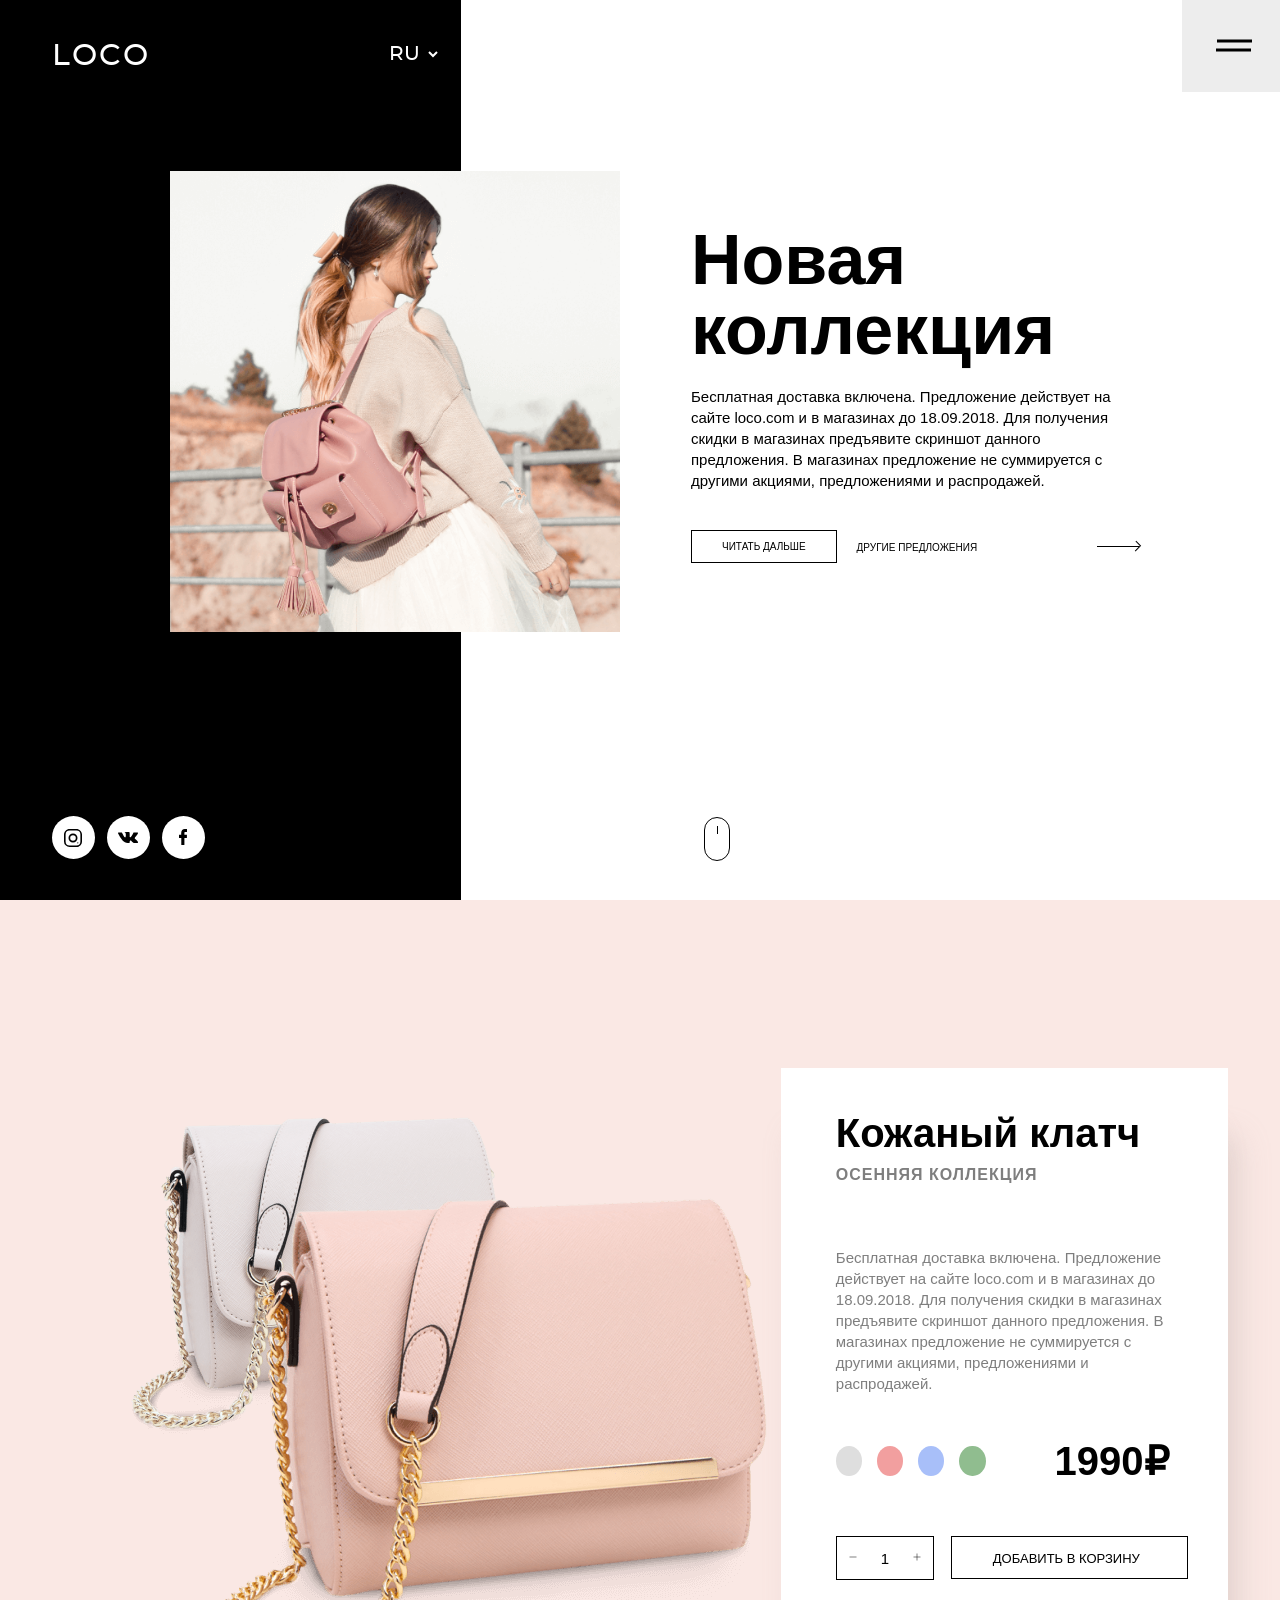
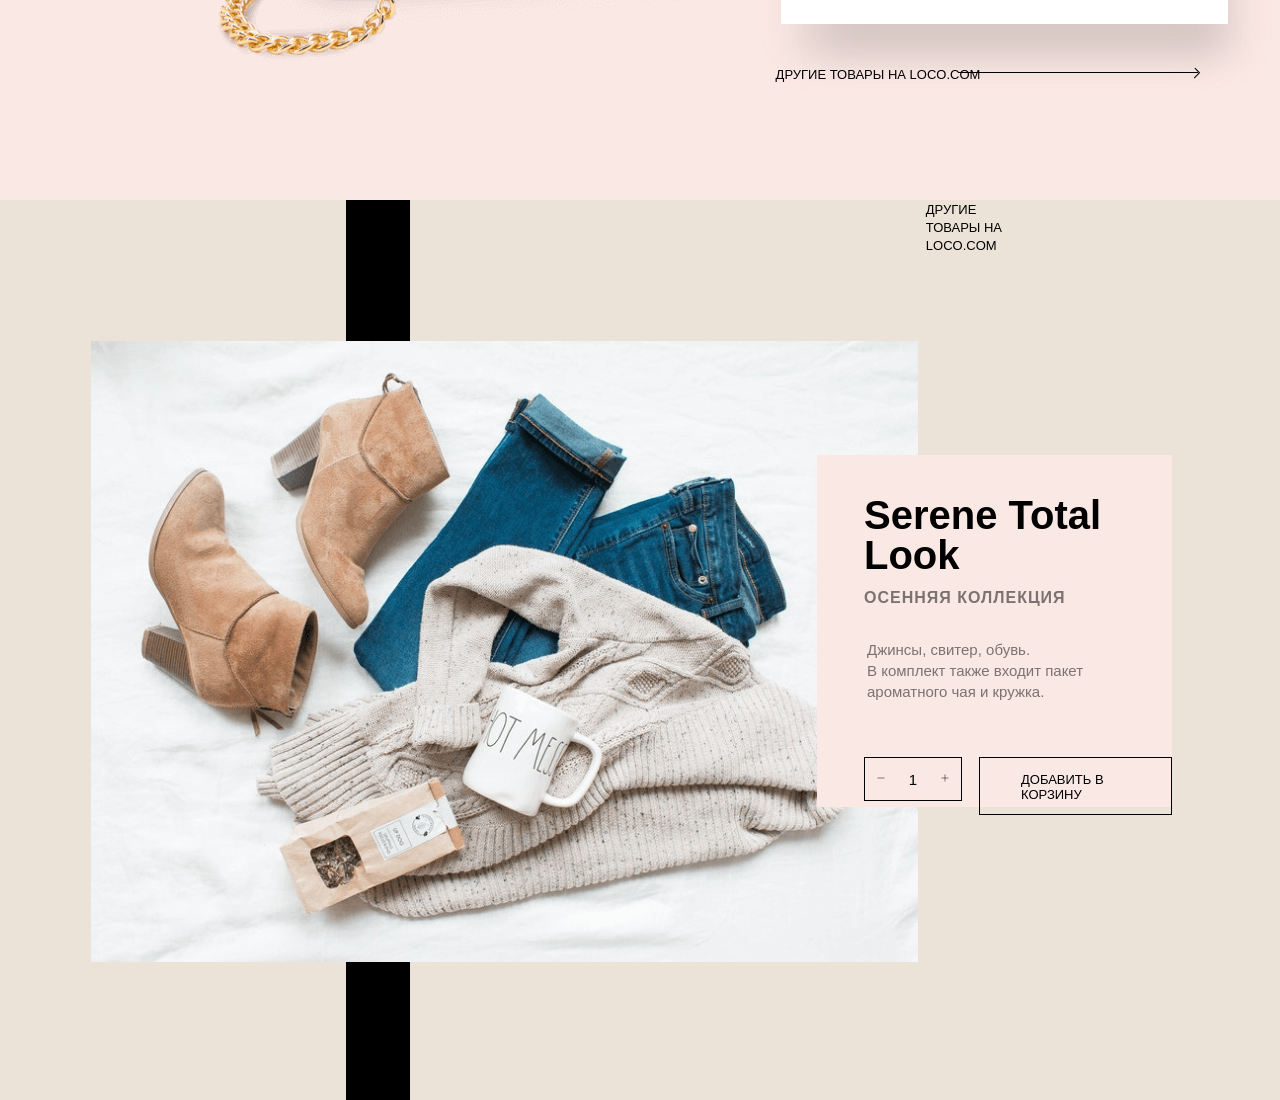
<file: index.html>
<!DOCTYPE html>
<html lang="ru" dir="ltr">
  <head>
    <meta charset="utf-8">
    <meta name="viewport" content="width=device-width, initial-scale=1">
    <title>LOCO</title>
    <link rel="stylesheet" href="fonts.css">
    <link rel="stylesheet" href="style.css">
  </head>
  <body>
    <main class="new-collection">
      <header class="header">
        <div class="logo">LOCO</div>
        <div class="switch">
          <select class="switch__button">
            <option class="switch__lang-option" value="RU">RU</option>
            <option class="switch__lang-option" value="ENG">ENG</option>
          </select>
        </div>
        <div class="burger-menu">
          <input type="checkbox" id="burger-menu__toggle">
          <label class="burger-menu__btn" for="burger-menu__toggle">
            <span></span>
          </label>
          <div class="menu-box">
            <ul class="menu-box__list">
              <li><a class="menu-box__item" href="#">Главная</a></li>
              <li><a class="menu-box__item" href="#">Новая коллекция</a></li>
              <li><a class="menu-box__item" href="#">Одежда</a></li>
              <li><a class="menu-box__item" href="#">Обувь</a></li>
              <li><a class="menu-box__item" href="#">Аксессуары</a></li>
              <li><a class="menu-box__item" href="#">Доставка</a></li>
              <li><a class="menu-box__item" href="#">Личный кабинет</a></li>
              <li><a class="menu-box__item" href="#">Помощь</a></li>
            </ul>
          </div>
        </div>
      </header>
      <div class="image-main">
        <img class="image-main__new-collection" src="loco-img/main.png" alt="new-collection"/>
      </div>
      <section class="main">
        <h1 class="main__title">Новая<br>коллекция</h1>
        <p class="main__subtitle">Бесплатная доставка включена. Предложение действует на сайте loco.com и в магазинах до 18.09.2018. Для получения скидки в магазинах предъявите скриншот данного предложения. В магазинах предложение не суммируется с другими акциями, предложениями и распродажей.</p>
        <div class="main-button">
          <a class="main-button__read" href="#">ЧИТАТЬ ДАЛЬШЕ</a>
          <a class="main-button__other" href="#">ДРУГИЕ ПРЕДЛОЖЕНИЯ<span></span></a>
        </div>
      </section>
      <div class="arrow">
        <span></span>
      </div>
      <footer class="footer">
        <img class="footer__img" src="loco-img/inst.svg" alt="instagram"/>
        <img class="footer__img" src="loco-img/vk.svg" alt="VK"/>
        <img class="footer__img" src="loco-img/fb.svg" alt="FB"/>
      </footer>
      <div class="scroll">
        <span></span>
      </div>
    </main>
    <section class="clutch">
      <div class="image-clutch">
        <img class="image-clutch__gray" src="loco-img/clutch-gray.png" alt="gray clutch"/>
        <img class="image-clutch__pink" src="loco-img/clutch-pink.png" alt="pink clutch"/>
        <img class="image-clatch__mobil" src="loco-img/clutch-mobil.png" alt="pink clutch">
      </div>
      <div class="description-clutch">
        <h1 class="description-clutch__title">Кожаный клатч</h1>
        <p class="description-clutch__subtitle">ОСЕННЯЯ КОЛЛЕКЦИЯ</p>
        <p class="description-clutch__text">Бесплатная доставка включена. Предложение действует на сайте loco.com и в магазинах до 18.09.2018. Для получения скидки в магазинах предъявите скриншот данного предложения. В магазинах предложение не суммируется с другими акциями, предложениями и распродажей.</p>
        <div class="color-price">
          <div class="color-price__circle color-price__circle_color_gray"></div>
          <div class="color-price__circle color-price__circle_color_pink"></div>
          <div class="color-price__circle color-price__circle_color_blue"></div>
          <div class="color-price__circle color-price__circle_color_green"></div>
          1990₽</div>
        <div class="quantity_inner">
          <button class="bt_minus">
            <svg viewBox="0 0 24 24"><line x1="5" y1="12" x2="19" y2="12"></line></svg>
          </button>
          <input type="text" value="1" size="1" class="quantity" data-max-count="20"/>
          <button class="bt_plus">
            <svg viewBox="0 0 24 24"><line x1="12" y1="5" x2="12" y2="19"></line><line x1="5" y1="12" x2="19" y2="12"></line></svg>
          </button>
        </div>
        <a class="description-clutch__button-basket" href="#">ДОБАВИТЬ В КОРЗИНУ</a>
      </div>
      <div class="clutch-button">
        <a class="clutch-button__products" href="#">ДРУГИЕ ТОВАРЫ НА LOCO.COM<span></span></a>
      </div>
    </section>
    <section class="clothes">
      <div class="clothes-img">
        <img class="clothes-img__clothes" src="loco-img/clothes.png" alt="clothes"/>
        <img class="clothes-img__mobil" src="loco-img/clothes-mobil.jpg" alt="clothes"/>
      </div>
      <div class="band"></div>
      <div class="description-clothes">
        <h1 class="description-clothes__title">Serene Total Look</h1>
        <p class="description-clothes__subtitle">ОСЕННЯЯ КОЛЛЕКЦИЯ</p>
        <p class="description-clothes__text">Джинсы, свитер, обувь.<br>В комплект также входит пакет ароматного чая и кружка.</p>
        <div class="quantity_inner">
          <button class="bt_minus">
            <svg viewBox="0 0 24 24"><line x1="5" y1="12" x2="19" y2="12"></line></svg>
          </button>
          <input type="text" value="1" size="1" class="quantity" data-max-count="20"/>
          <button class="bt_plus">
            <svg viewBox="0 0 24 24"><line x1="12" y1="5" x2="12" y2="19"></line><line x1="5" y1="12" x2="19" y2="12"></line></svg>
          </button>
        </div>
        <a class="description-clothes__button-basket" href="#">ДОБАВИТЬ В КОРЗИНУ</a>
      </div>
      <div class="clothes-button">
        <a class="clothes-button__products" href="#">ДРУГИЕ ТОВАРЫ НА LOCO.COM<span></span></a>
      </div>
    </section>
  </body>
</html>
</file>
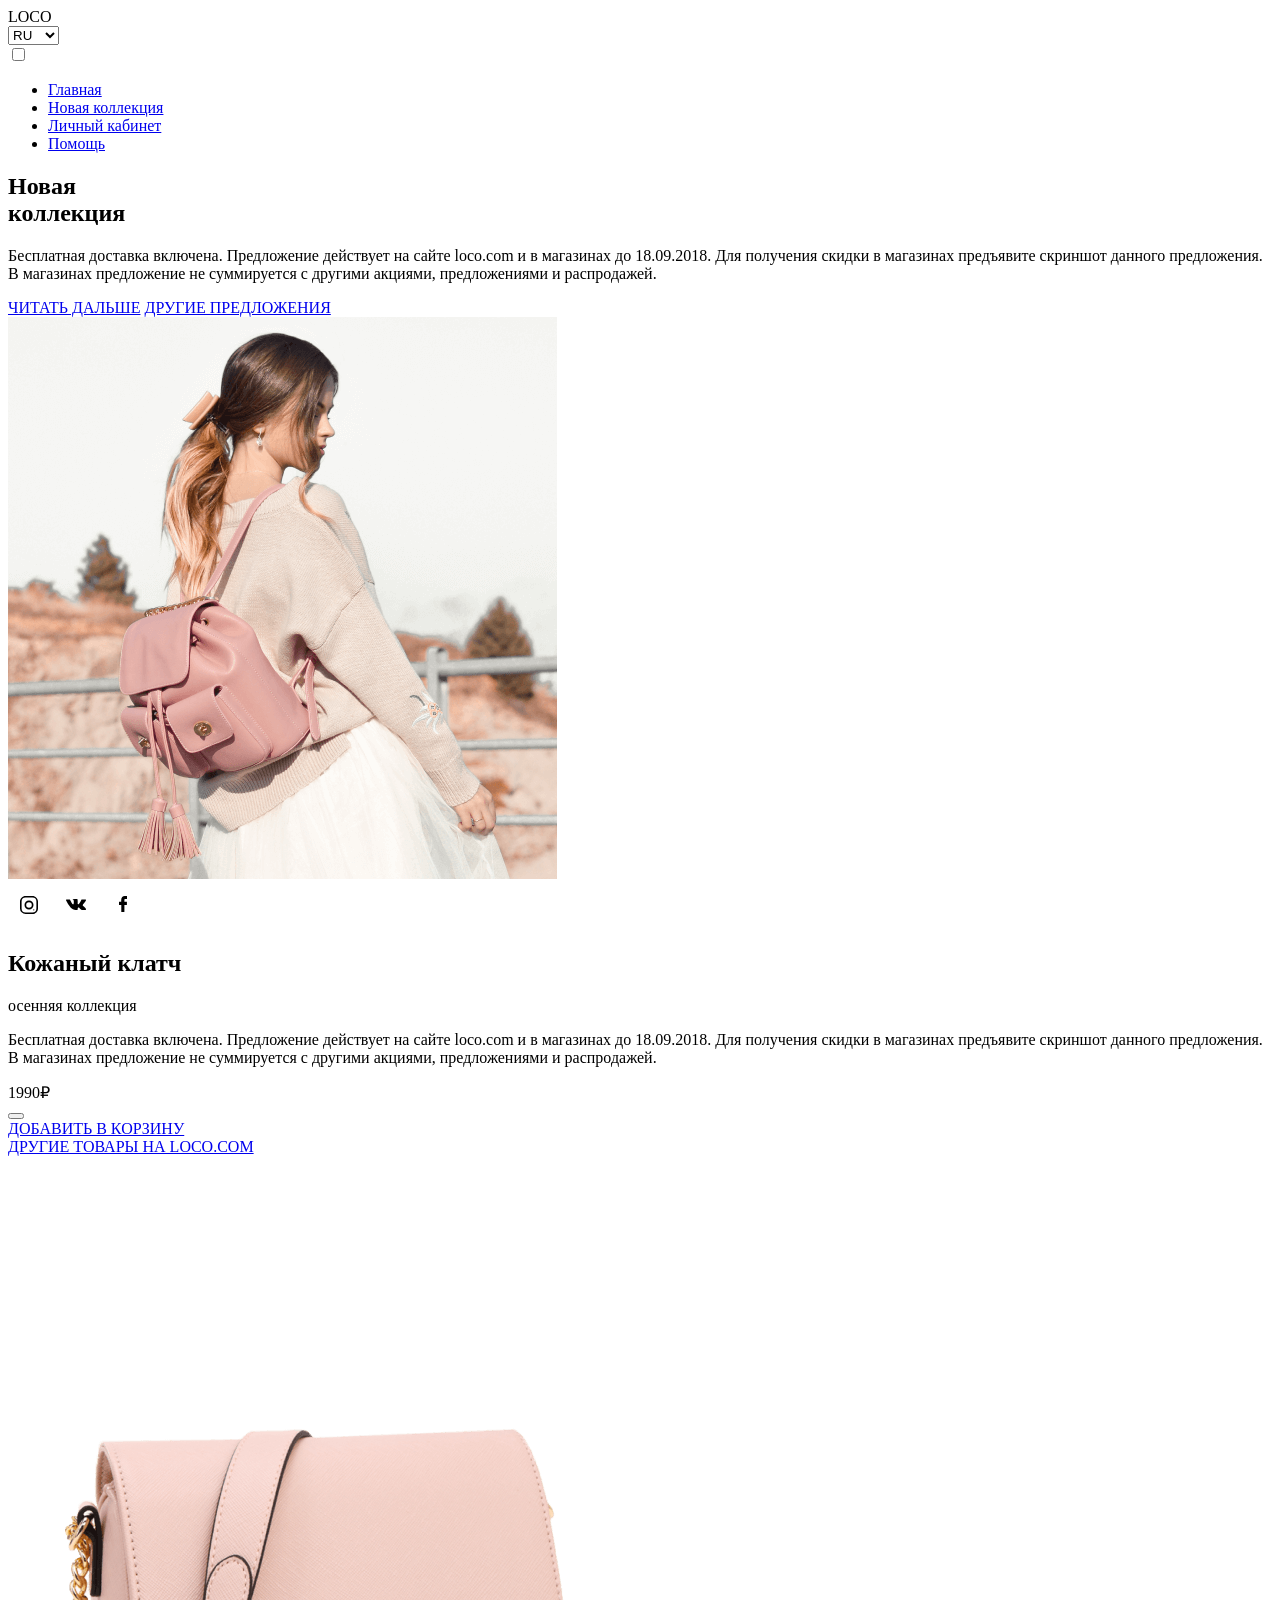
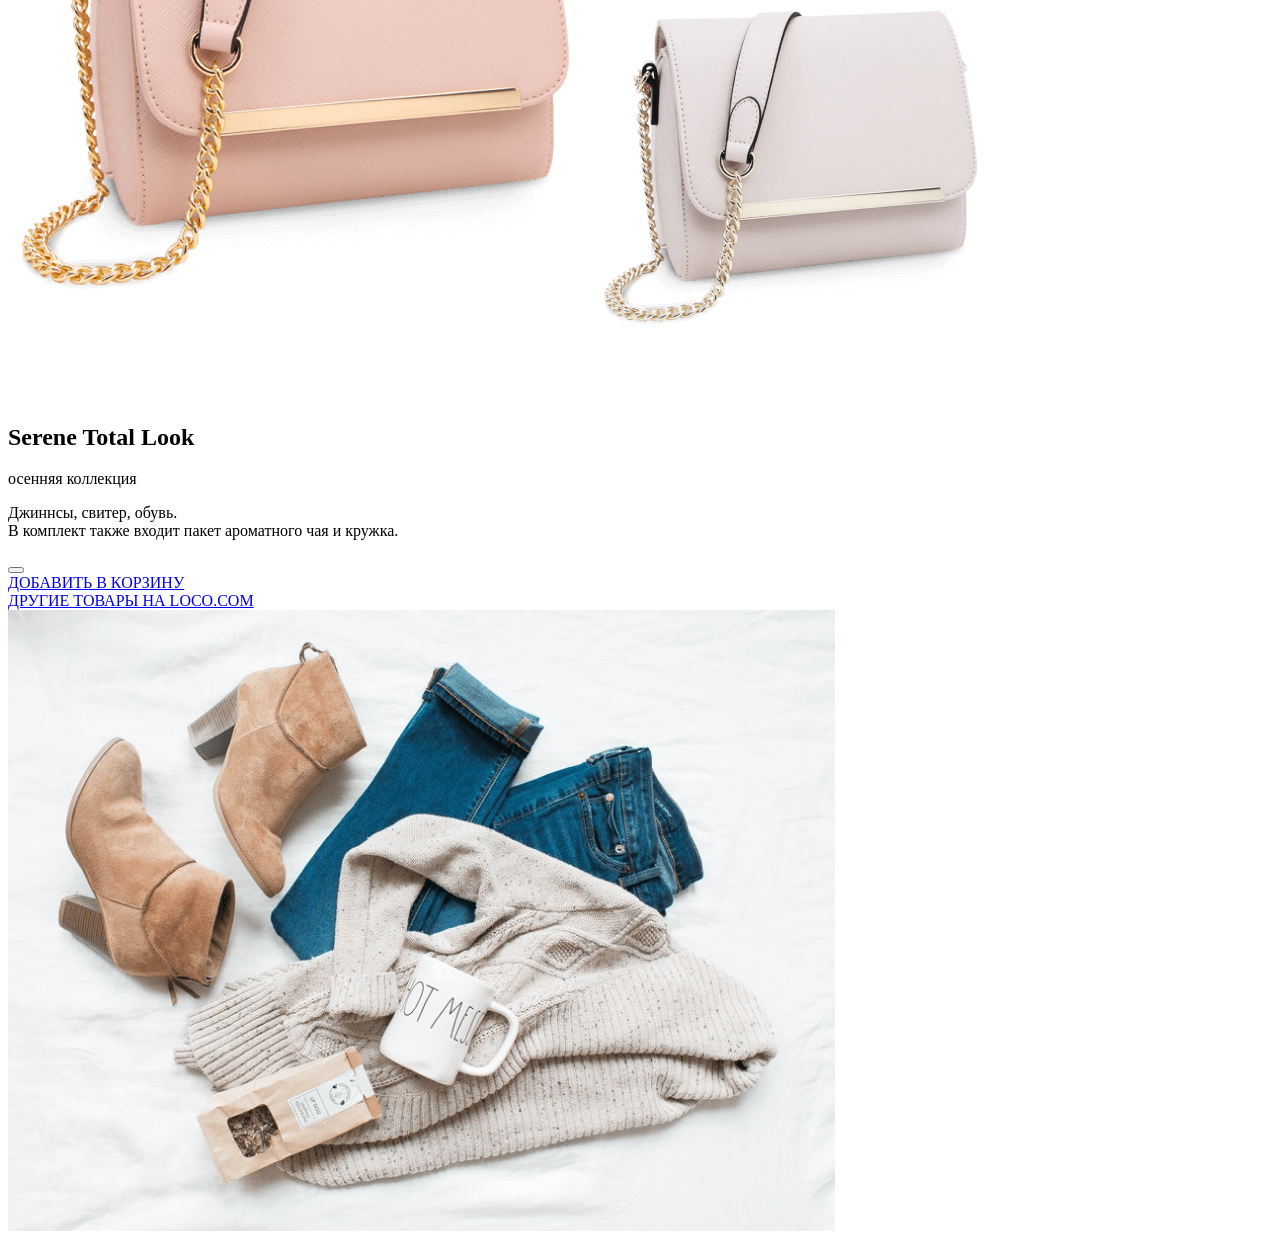
<file: loco-index.html>
<!DOCTYPE html>
<html lang="ru" dir="ltr">
  <head>
    <meta charset="utf-8">
    <title>LOCO</title>
  </head>
  <body>
    <main class="new-collection">
      <header>
        <div class="logo">LOCO</div>
        <div class="switch">
          <select class="button-lang_option">
            <option value="RU">RU</option>
            <option value="ENG">ENG</option>
          </select>
        </div>
        <div class="burger-menu">
          <input type="checkbox" id="menu__toggle">
          <label class="menu__btn" for="menu__toggle">
            <span></span>
          </label>
          <div class="menu__box">
            <ul class="list">
              <li><a class="menu__item" href="#">Главная</a></li>
              <li><a class="menu__item" href="#">Новая коллекция</a></li>
              <li><a class="menu__item" href="#">Личный кабинет</a></li>
              <li><a class="menu__item" href="#">Помощь</a></li>
            </ul>
          </div>
        </div>
      </header>
      <section class="main">
        <h1 class="main__title">Новая<br>коллекция</h1>
        <p class="main__subtitle">Бесплатная доставка включена. Предложение действует на сайте loco.com и в магазинах до 18.09.2018. Для получения скидки в магазинах предъявите скриншот данного предложения. В магазинах предложение не суммируется с другими акциями, предложениями и распродажей.</p>
        <div class="button">
          <a class="button-read" href="#">ЧИТАТЬ ДАЛЬШЕ</a>
          <a class="button-other" href="#">ДРУГИЕ ПРЕДЛОЖЕНИЯ<span></span></a>
        </div>
      </section>
      <div class="image-main">
        <img class="image-new-collection" src="loco-img/main.png" alt="new-collection"/>
      </div>
      <footer class="footer">
        <img class="footer__img" src="loco-img/inst.svg" alt="instagram"/>
        <img class="footer__img" src="loco-img/vk.svg" alt="VK"/>
        <img class="footer__img" src="loco-img/fb.svg" alt="FB"/>
      </footer>
      <div class="scroll">
        <span></span>
      </div>
    </main>
    <section class="clutch">
      <div class="description-clutch">
        <h1 class="description-clutch__title">Кожаный клатч</h1>
        <p class="description-clutch__subtitle">осенняя коллекция</p>
        <p class="description-clutch__text">Бесплатная доставка включена. Предложение действует на сайте loco.com и в магазинах до 18.09.2018. Для получения скидки в магазинах предъявите скриншот данного предложения. В магазинах предложение не суммируется с другими акциями, предложениями и распродажей.</p>
        <div class="color-price">
          <div class="color-price__circle color-price__circle_color_gray"></div>
          <div class="color-price__circle color-price__circle_color_pink"></div>
          <div class="color-price__circle color-price__circle_color_blue"></div>
          <div class="color-price__circle color-price__circle_color_green"></div>
          1990₽</div>
        <div class="quantity">
          <button class="button-quantity" type="button"></button>
        </div>
        <a class="description-clutch__button-basket" href="#">ДОБАВИТЬ В КОРЗИНУ</a>
      </div>
      <div class="clutch__button">
        <a class="clutch__button-products" href="#">ДРУГИЕ ТОВАРЫ НА LOCO.COM</a>
        <span></span>
      </div>
      <div class="image-clutch">
        <img class="image-clutch-pink" src="loco-img/clutch-pink.png" alt="pink clutch"/>
        <img class="image-clutch-gray" src="loco-img/clutch-gray.png" alt="gray clutch"/>
      </div>
    </section>
    <section class="clothes">
      <div class="band"></div>
      <div class="description-clothes">
        <h1 class="description-clothes__title">Serene Total Look</h1>
        <p class="description-clothes__subtitle">осенняя коллекция</p>
        <p class="description-clothes__text">Джиннсы, свитер, обувь.<br>В комплект также входит пакет ароматного чая и кружка.</p>
        <div class="quantity">
          <button class="button-quantity" type="button"></button>
        </div>
        <a class="description-clothes__button-basket" href="#">ДОБАВИТЬ В КОРЗИНУ</a>
      </div>
      <div class="clothes__button">
        <a class="clothes__button-products" href="#">ДРУГИЕ ТОВАРЫ НА LOCO.COM</a>
        <span></span>
      </div>
      <div class="clothes__img">
        <img class="clothes__img-clothes" src="loco-img/clothes.png" alt="clothes"/>
      </div>
    </section>
  </body>
</html>
</file>
<file: fonts.css>
@font-face {
    font-family: 'montserratbold';
    src: url('loco-fonts/montserrat-bold-webfont.woff') format('woff'),
         url('loco-fonts/montserrat-bold-webfont.woff2') format('woff2');
    font-weight: normal;
    font-style: normal;
}
@font-face {
    font-family: 'montserratmedium';
    src: url('loco-fonts/montserrat-medium-webfont.woff') format('woff'),
         url('loco-fonts/montserrat-medium-webfont.woff2') format('woff2');
    font-weight: normal;
    font-style: normal;
}
@font-face {
    font-family: 'montserratregular';
    src: url('loco-fonts/montserrat-regular-webfont.woff') format('woff'),
         url('loco-fonts/montserrat-regular-webfont.woff2') format('woff2');
    font-weight: normal;
    font-style: normal;
}
</file>
<file: style.css>
body{
  margin: 0;
}

.new-collection{
  display: flex;
  height: 100vh;
  background: no-repeat url('loco-img/black5.svg');
}

.logo{
  display: inline-block;
  position: relative;
  top: 38px;
  left: 52px;
  font: 500 30px/36px montserratmedium, arial, helvetica, sans-serif;
  letter-spacing: 2px;
  color: #fff;
}

.switch{
  display: inline-block;
  position: absolute;
  left: 385px;
  top: 43px;
}

.switch__button{
  width: 56px;
  font: 500 20px/24px montserratmedium, arial, helvetica, sans-serif;
  color: #fff;
  background: #000;
  border: none;
}

#burger-menu__toggle{
  display: none;
}

.burger-menu__btn{
  position: fixed;
  display: flex;
  top: 0;
  right: 0;
  width: 98px;
  height: 92px;
  background: #ededed;
  z-index: 2;
}

.burger-menu__btn:hover{
  cursor: pointer;
}

.burger-menu__btn > span,
.burger-menu__btn > span::after{
  position: absolute;
  top: 45%;
  right: 29%;
  transform: translateY(-50%);
  width: 35px;
  height: 3px;
  background: #000;
}

.burger-menu__btn > span::after{
  display: block;
  content: '';
  top: 9px;
  transform: translateX(10px);
}

.menu-box{
  position: fixed;
  visibility: hidden;
  display: block;
  text-align: center;
  margin: 0;
  top: 0;
  right: 0;
  width: 180px;
  height: 400px;
  background: #ededed;
  box-shadow: 0 20px 20px -10px rgb(44,44,44,0.2);
  z-index: 1;
}

.menu-box__list{
  margin: 100px 0;
  padding: 0;
  list-style-type: none;
}

.menu-box__item{
  display: inline-block;
  margin-bottom: 15px;
  font: 500 16px/16px Montserrat, aria, helvetica, sans-serif;
  list-style: none;
  text-decoration: none;
  color: #000;
}

.menu-box__item:hover{
  opacity: .5;
}

#burger-menu__toggle:checked ~.burger-menu__btn > span{
  transform: rotate(45deg);
}

#burger-menu__toggle:checked ~.burger-menu__btn > span::after{
  transform: rotate(90deg);
  top: 0;
  right: 0;
}

#burger-menu__toggle:checked ~.menu-box{
  visibility: visible;
  right: 0;
}

.image-main{
  position: relative;
  top: 19%;
  height: 10%;
}

.image-main__new-collection{
  position: relative;
  left: 16%;
}

.main{
  position: relative;
  top: 271px;
  left: 143px;
  width: 32%;
}

.main__title{
  margin: 0;
  margin-bottom: 21px;
  font: bold 80px/81px Montserrat, arial, helvetica, sans-serif;
}

.main__subtitle{
  margin: 0;
  margin-bottom: 39px;
  font: 400 15px/21px Montserrat, arial, helvetica, sans-serif;
}

.main-button{
  display: flex;
  position: relative;
  width: 106%;
}

.main-button__read{
  margin-right: 54px;
  padding: 12px 40px 12px 37px;
  border: 1px solid #000;
  font: 500 13px Montserrat, aria, helvetica, sans-serif;
  text-decoration: none;
  color: #000;
}

.main-button__other{
  padding-top: 12px;
  font: 500 13px Montserrat, aria, helvetica, sans-serif;
  text-decoration: none;
  color: #000;
}

.main-button__other > span,
.main-button__other > span::after,
.main-button__other > span::before{
  position: absolute;
  display: block;
  top: 48%;
  right: 0;
  height: 1px;
  background: #000;
}

.main-button__other > span{
  width: 42px;
}

.main-button__other > span::after,
.main-button__other > span::before{
  content: '';
  width: 7px;
}

.main-button__other > span::after{
  transform: rotate(45deg) translateY(-4px);
}

.main-button__other > span::before{
  transform: rotate(-45deg) translateY(3px);
}

.footer{
  position: absolute;
  bottom: 0;
  margin-bottom: 37px;
}
.footer__img:first-child{
  padding-left: 52px;
}
.footer__img{
  padding-right: 8px;
}
.scroll{
  position: absolute;
  left: 49%;
  bottom: 0;
  margin-bottom: 39px;
  width: 24px;
  height: 42px;
  border: solid 1px #000;
  border-radius: 15px;
}
.scroll > span{
  position: absolute;
  left: 50%;
  top: 20%;
  width: 1px;
  height: 8px;
  background: #000;
}

.clutch{
  position: relative;
  background: #fae8e4;
  height: 100vh;
}
.image-clutch{
  position: relative;
  width: 50%;
}
.image-clutch__gray{
  position: absolute;
  padding-top: 30%;
  left: 19%
}
.image-clutch__gray:hover{
  transform: scale(1.2);
  transition: 1s;
  z-index: 2;
}
.image-clutch__pink{
  position: absolute;
  padding-top: 4%;
  left: 32%;
  z-index: 1;
}
.description-clutch{
  position: relative;
  padding: 12px 59px 44px 55px;
  top: 168px;
  left: 61%;
  width: 26%;
  background: #fff;
  box-shadow: 0 50px 30px -15px rgb(182,169,166,0.3), 30px 50px 30px -20px rgb(182,169,166,0.3);
}
.description-clutch__title{
  margin-bottom: 14px;
  font: bold 40px/40px Montserrat, aria, helvetica, sans-serif;
}
.description-clutch__subtitle{
  margin: 0;
  margin-bottom: 64px;
  font: bold 16px/16px Montserrat, aria, helvetica, sans-serif;
  letter-spacing: 1px;
  opacity: .5;
}
.description-clutch__text{
  margin-bottom: 39px;
  font: 400 15px/21px Montserrat, aria, helvetica, sans-serif;
  opacity: .5;
}
.color-price{
  display: flex;
  align-items: center;
  margin-bottom: 47px;
  font: bold 40px/56px Montserrat, aria, helvetica, sans-serif;
}
.color-price__circle{
  margin-right: 15px;
  width: 30px;
  height: 30px;
  border-radius: 50%;
}
.color-price__circle_color_gray{
  margin-left: 0;
  background: #dedede;
}
.color-price__circle_color_pink{
  background: #f29f9f;
}
.color-price__circle_color_blue{
  background: #a8bff9;
}
.color-price__circle_color_green{
  margin-right: 69px;
  background: #90bd8f;
}
.color-price__circle:hover{
  transform: scale(1.3);
  transition: 1s;
  cursor: pointer;
}

.description-clutch__button-basket{
  position: absolute;
  display: inline-block;
  padding: 14px 47px 12px 41px;
  border: 1px solid #000;
  font: 500 13px Montserrat, aria, helvetica, sans-serif;
  text-decoration: none;
  color: #000;
}
.clutch-button{
  position: absolute;
  width: 33%;
  right: 82px;
  bottom: 13%;
}
.clutch-button__products{
  margin-right: 10px;
  font: 500 13px/15px Montserrat, aria, helvetica, sans-serif;
  text-decoration: none;
  color: #000;
}

.clutch-button__products > span,
.clutch-button__products > span::after,
.clutch-button__products > span::before{
  position: absolute;
  display: block;
  top: 41%;
  right: 0;
  height: 1px;
  background: #000;
}

.clutch-button__products > span{
  width: 240px;
}

.clutch-button__products > span::after,
.clutch-button__products > span::before{
  content: '';
  width: 7px;
}

.clutch-button__products > span::after{
  transform: rotate(45deg) translateY(-4px);
}

.clutch-button__products > span::before{
  transform: rotate(-45deg) translateY(3px);
}

.clothes{
  display: flex;
  background: #ebe3d8;
  height: 100vh;
}

.band{
  position: absolute;
  left: 27%;
  width: 5%;
  height: 100vh;
  background: #000;
  z-index: 1;
}

.description-clothes{
  position: relative;
  margin-top: 255px;
  padding: 40px 50px 40px 47px;
  right: 10px;
  width: 42%;
  height: 272px;
  background: #fae8e4;
  z-index: 3;
}

.description-clothes__title{
  margin: 0;
  margin-bottom: 15px;
  font: bold 40px/40px Montserrat, aria, helvetica, sans-serif;
}

.description-clothes__subtitle{
  margin: 0 0 33px;
  font: bold 16px/16px Montserrat, aria, helvetica, sans-serif;
  letter-spacing: 1px;
  opacity: .5;
}

.description-clothes__text{
  margin: 0 0 55px;
  padding-right: 10px;
  padding-left: 3px;
  font: 400 15px/21px Montserrat, aria, helvetica, sans-serif;
  opacity: .5;
}

.quantity_inner {
    display: inline-flex;
    margin-right: 17px;
    border: 1px solid #000;
}
.quantity_inner .bt_minus,
.quantity_inner .bt_plus,
.quantity_inner .quantity {
    height: 42px;
    width: 32px;
    padding: 0;
    border: 0;
    font: 500 15px Montserrat, aria, helvetica, sans-serif;
    background: transparent;
    cursor: pointer;
    outline: 0;
}
.quantity_inner .quantity {
    text-align: center;
    color: #000;
}
.quantity_inner .bt_minus svg,
.quantity_inner .bt_plus svg {
    stroke: #000;
    stroke-width: 1;
    transition: 0.5s;
    margin: 10px;
}

.description-clothes__button-basket{
  position: absolute;
  padding: 14px 47px 12px 41px;
  font: 500 13px Montserrat, aria, helvetica, sans-serif;
  text-decoration: none;
  color: #000;
  border: 1px solid #000;
}

.clothes-button{
  position: relative;
  right: 20%;
}

.clothes-button__products{
  font: 500 13px/15px Montserrat, aria, helvetica, sans-serif;
  text-decoration: none;
  color: #000;
}

.clothes-button__products > span,
.clothes-button__products > span::after,
.clothes-button__products > span::before{
  position: absolute;
  display: block;
  top: 56%;
  right: 0;
  height: 1px;
  background: #000;
}

.clothes-button__products > span{
  width: 42px;
}

.clothes-button__products > span::after,
.clothes-button__products > span::before{
  content: '';
  width: 7px;
}

.clothes-button__products > span::after{
  transform: rotate(45deg) translateY(-4px);
}

.clothes-button__products > span::before{
  transform: rotate(-45deg) translateY(3px);
}

.clothes-img{
  position: relative;
}

.clothes-img__clothes{
  position: relative;
  padding-top: 17%;
  left: 11%;
  z-index: 2;
}

@media (max-width: 1367px) {

  .image-main__new-collection{
    width: 450px;
  }

  .main{
    top: 25%;
    width: 33%;
  }

  .main__title{
    font: bold 70px/70px Montserrat, aria, helvetica, sans-serif;
  }

  .main-button__read{
    margin-right: 20px;
    padding: 10px 30px;
    font: 500 10px Montserrat, aria, helvetica, sans-serif;
  }

  .main-button__other{
    font: 500 10px Montserrat, aria, helvetica, sans-serif;
  }

  .scroll{
    left: 55%;
  }
}

@media (max-width: 1025px){

  .header{
    height: 10%;
  }

  .image-main{
    top: 25%;
  }

  .image-main__new-collection{
    left: 0;
    width: 300px;
  }

  .main{
    top: 200px;
    width: 40%;
  }

  .main__title{
    font: bold 60px/60px Montserrat, aria, helvetica, sans-serif;
  }

  .scroll{
    left: 55%;
  }

  .description-clothes {
    right: 20%;
  }

  .main-button__read{
    padding: 10px 15px;
  }
}

@media (max-width: 900px){
  .scroll{
    left: 61%;
  }
}

@media (max-width: 769px) {

  .new-collection{
    height: 668px;
    background: no-repeat bottom url('loco-img/main-mobil.png');
  }

  .image-main__new-collection,
  .switch,
  .main__subtitle,
  .main-button,
  .footer,
  .scroll{
    display: none;
  }

  .header{
    width: 100%;
    height: 21%;
    background: #fff;
  }

  .logo{
    padding: 88px 0 0 26px;
    left: 0;
    top: 0;
    color: #000;
  }

  .burger-menu__btn{
    top: 70px;
    width: 70px;
    height: 69px;
  }

  .menu-box{
    top: 70px;
  }

  .burger-menu__btn > span,
  .burger-menu__btn > span::after{
    width: 26px;
  }

  .burger-menu__btn > span::after{
    top: 8px;
    transform: translateX(7px);
  }

  .main{
    position: absolute;
    top: 505px;
    left: 25%;
  }

  .main__title{
    font: bold 50px/51px Montserrat, arial, helvetica, sans-serif;
  }

  .arrow{
    position: absolute;
    top: 637px;
    left: 46%;
  }

  .arrow > span,
  .arrow > span::after,
  .arrow > span::before{
    display: inline-block;
    position: absolute;
  }

  .arrow > span::before{
    transform: rotate(140deg);
    left: 14px;
  }

  .arrow > span::after{
    transform: rotate(40deg);
  }

  .arrow > span::after,
  .arrow > span::before{
    content: '';
    width: 20px;
    height: 2px;
    background: #000;
  }

  .image-clutch__gray,
  .image-clutch__pink,
  .clothes-img__clothes,
  .quantity_inner,
  .clutch-button__products{
    display: none;
  }

  .clutch{
      display: flex;
  }

  .image-clutch{
    width: 0;
  }

  .image-clatch__mobil{
  }

  .description-clutch{
    padding: 12px 40px 70px 35px;
    left: 20%;
    width: 20%;
  }

  .description-clutch__title{
    margin: 0 0 5px;
    font: bold 20px/20px Montserrat, arial, helvetica, sans-serif;
  }

  .description-clutch__subtitle{
    margin-bottom: 20px;
    font: bold 10px/10px Montserrat, arial, helvetica, sans-serif;
  }

  .description-clutch__text{
    margin-bottom: 15px;
    font: 400 9px/12px Montserrat, arial, helvetica, sans-serif;
  }

  .color-price{
    margin-bottom: 30px;
    font: bold 20px/28px Montserrat, arial, helvetica, sans-serif;
  }

  .color-price__circle{
    width: 23px;
    height: 23px;
  }

  .description-clothes{
    right: 55%;
  }

  .description-clothes__title{
    font: bold 20px/20px Montserrat, arial, helvetica, sans-serif;
  }

  .description-clothes__subtitle{
    font: bold 10px/10px Montserrat, arial, helvetica, sans-serif;
  }

  .description-clothes__text{
    font: 400 9px/12px Montserrat, arial, helvetica, sans-serif;
  }

  .clothes-img__mobil{
    position: relative;
    z-index: 2;
  }

  .clothes-button{
    right: 80%;
    height: 10%;
    top: 65%;
  }
}

@media (max-width: 450px){

  .burger-menu__btn{
    left: 81%;
  }

  .menu-box{
    left: 55%;
  }

  .main{
    left: 7%;
  }
}

@media (max-width: 361px) {

  .header{
    height: 11%;
  }

  .logo{
    padding: 35px 0 0 30px;
  }

  .burger-menu__btn{
    top: 15px;
  }

  .menu-box{
    top: 15px;
    left: 48%;
  }

  .clothes-img__mobil{
    width: 85%;
  }
}

@media (max-width: 317px) {

  .burger-menu__btn{
    left: 77%;
  }

  .menu-box{
    left: 39%;
  }

  .main__title{
    font: bold 40px/41px Montserrat, arial, helvetica, sans-serif;
  }
}

@media (min-width: 1445px) {

  .image-main{
    top: 15%;
  }

  .image-main__new-collection{
    width: 500px;
  }

  .main{
    top: 200px;
    width: 40%;
  }
}

@media (min-width: 769px) {

  .arrow,
  .image-clatch__mobil,
  .clothes-img__mobil{
    display: none;
  }
}
</file>
